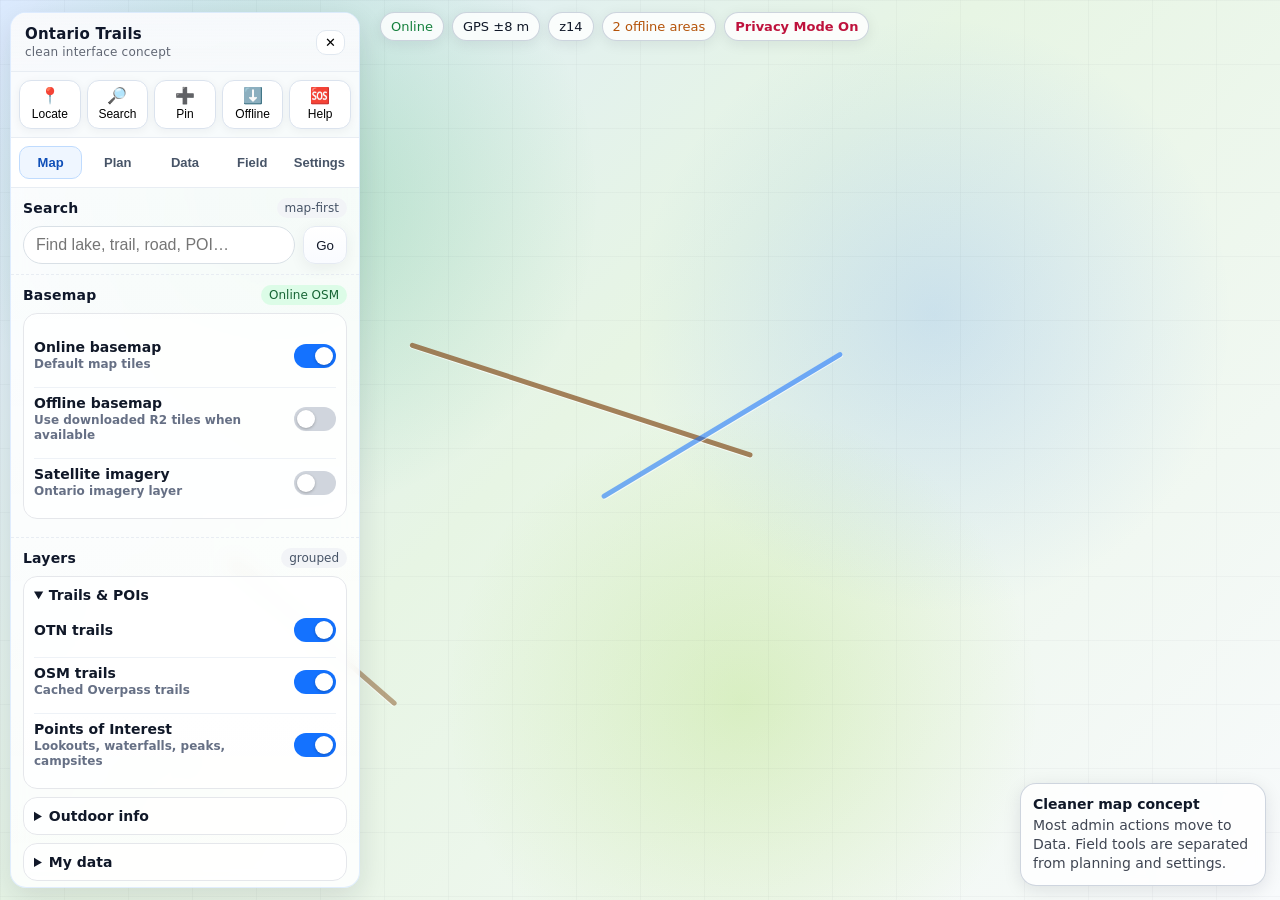
<file: interface-mockup.html>
<!DOCTYPE html>
<html lang="en">
<head>
  <meta charset="utf-8" />
  <title>Ontario Trails — Interface Cleanup Mockup</title>
  <meta name="viewport" content="width=device-width, initial-scale=1, viewport-fit=cover">
  <link rel="stylesheet" href="./app.css" />
  <style>
    :root {
      --accent: #1472ff;
      --good: #15803d;
      --warn: #b45309;
      --danger: #be123c;
      --soft: rgba(255,255,255,.82);
    }

    body {
      font: 14px system-ui, -apple-system, Segoe UI, Roboto, Arial, sans-serif;
      color: var(--ink);
      background: #dbeafe;
      overflow: hidden;
    }

    #mockMap {
      position: absolute;
      inset: 0;
      background:
        radial-gradient(circle at 22% 22%, rgba(22,163,74,.24), transparent 26%),
        radial-gradient(circle at 73% 35%, rgba(59,130,246,.18), transparent 27%),
        radial-gradient(circle at 58% 78%, rgba(132,204,22,.20), transparent 29%),
        linear-gradient(135deg, #dbeafe 0%, #e7f5e4 45%, #f8fafc 100%);
    }

    #mockMap::before {
      content: "";
      position: absolute;
      inset: 0;
      opacity: .35;
      background-image:
        linear-gradient(rgba(15,23,42,.08) 1px, transparent 1px),
        linear-gradient(90deg, rgba(15,23,42,.08) 1px, transparent 1px);
      background-size: 64px 64px;
    }

    .mock-trail {
      position: absolute;
      height: 5px;
      border-radius: 999px;
      background: rgba(139, 90, 43, .75);
      box-shadow: 0 1px 0 rgba(255,255,255,.7);
      transform-origin: left center;
    }
    .t1 { width: 360px; left: 32%; top: 38%; transform: rotate(18deg); }
    .t2 { width: 280px; left: 47%; top: 55%; transform: rotate(-31deg); background: rgba(20,114,255,.55); }
    .t3 { width: 220px; left: 18%; top: 62%; transform: rotate(41deg); background: rgba(139,90,43,.52); }

    .map-chip-row {
      position: absolute;
      left: 380px;
      top: 12px;
      right: 12px;
      z-index: 10;
      display: flex;
      gap: 8px;
      flex-wrap: wrap;
    }

    .status-chip {
      background: var(--soft);
      border: 1px solid rgba(148,163,184,.45);
      border-radius: 999px;
      padding: 6px 10px;
      box-shadow: 0 3px 14px rgba(15,23,42,.08);
      backdrop-filter: blur(4px);
      white-space: nowrap;
      font-size: 13px;
    }

    .status-chip.good { color: var(--good); }
    .status-chip.warn { color: var(--warn); }
    .status-chip.private { color: var(--danger); font-weight: 700; }

    .control-panel.mock {
      transform: none;
      width: 350px;
      max-height: calc(100% - 24px);
      top: 12px;
    }

    .panel-header h2 span {
      display: block;
      font-size: 12px;
      font-weight: 500;
      opacity: .65;
      margin-top: 2px;
    }

    .quick-actions {
      display: grid;
      grid-template-columns: repeat(5, 1fr);
      gap: 6px;
      padding: 8px;
      border-bottom: 1px solid #e8edf3;
      background: rgba(248,250,252,.65);
    }

    .quick-action {
      border: 1px solid #dbe3ee;
      background: #fff;
      border-radius: 12px;
      padding: 7px 4px;
      cursor: pointer;
      text-align: center;
      box-shadow: 0 2px 10px rgba(15,23,42,.05);
      font-size: 12px;
    }

    .quick-action strong {
      display: block;
      font-size: 16px;
      line-height: 1;
      margin-bottom: 3px;
    }

    .mock-tabs {
      display: grid;
      grid-template-columns: repeat(5, 1fr);
      gap: 4px;
      padding: 8px;
      border-bottom: 1px solid #e8edf3;
      position: sticky;
      top: 0;
      z-index: 5;
      background: rgba(255,255,255,.92);
      backdrop-filter: blur(6px);
    }

    .mock-tab-btn {
      border: 1px solid transparent;
      background: transparent;
      border-radius: 10px;
      padding: 8px 4px;
      cursor: pointer;
      color: #475467;
      font-weight: 650;
      font-size: 13px;
    }

    .mock-tab-btn.active {
      background: #eff6ff;
      border-color: #bfdbfe;
      color: #0f4fb8;
    }

    .mock-panel { display: none; }
    .mock-panel.active { display: block; }

    .section-title-row {
      display: flex;
      align-items: center;
      justify-content: space-between;
      gap: 8px;
      margin-bottom: 8px;
    }

    .section-title-row h3 { margin: 0; }

    .pill {
      display: inline-flex;
      align-items: center;
      justify-content: center;
      border-radius: 999px;
      padding: 3px 8px;
      font-size: 12px;
      background: #f2f4f7;
      color: #475467;
      white-space: nowrap;
    }

    .pill.good { background: #dcfce7; color: #166534; }
    .pill.warn { background: #fef3c7; color: #92400e; }
    .pill.pro { background: #eef2ff; color: #3730a3; }
    .pill.private { background: #ffe4e6; color: #9f1239; }

    .setting-card {
      border: 1px solid #e5e7eb;
      background: rgba(255,255,255,.78);
      border-radius: 14px;
      padding: 10px;
      margin: 8px 0;
    }

    .setting-row {
      display: flex;
      align-items: center;
      justify-content: space-between;
      gap: 10px;
      padding: 7px 0;
    }

    .setting-row + .setting-row { border-top: 1px solid #eef2f7; }

    .setting-row label,
    .setting-row .label-block {
      display: block;
      flex: 1 1 auto;
    }

    .setting-row small,
    .setting-help {
      display: block;
      margin-top: 2px;
      color: #667085;
      font-size: 12px;
      line-height: 1.25;
    }

    .toggle-switch {
      width: 42px;
      height: 24px;
      border-radius: 999px;
      background: #d0d5dd;
      position: relative;
      flex: 0 0 auto;
    }
    .toggle-switch::after {
      content: "";
      position: absolute;
      top: 3px;
      left: 3px;
      width: 18px;
      height: 18px;
      background: #fff;
      border-radius: 50%;
      box-shadow: 0 1px 3px rgba(0,0,0,.25);
    }
    .toggle-switch.on { background: #1472ff; }
    .toggle-switch.on::after { left: 21px; }

    .compact-search {
      display: flex;
      gap: 8px;
    }
    .compact-search input {
      flex: 1;
      border: 1px solid #d9e0e6;
      border-radius: 999px;
      padding: 9px 12px;
      font-size: 16px;
    }

    .data-grid {
      display: grid;
      grid-template-columns: 1fr 1fr;
      gap: 8px;
      margin-top: 8px;
    }

    .data-tile {
      border: 1px solid #e5e7eb;
      border-radius: 14px;
      padding: 10px;
      background: #fff;
      box-shadow: 0 2px 10px rgba(15,23,42,.04);
    }
    .data-tile strong {
      display: block;
      font-size: 18px;
      margin-bottom: 2px;
    }
    .data-tile span {
      font-size: 12px;
      color: #667085;
    }

    .large-action {
      width: 100%;
      border: 1px solid #dbe3ee;
      background: #fff;
      border-radius: 14px;
      padding: 10px 12px;
      text-align: left;
      cursor: pointer;
      margin-top: 8px;
      box-shadow: 0 2px 10px rgba(15,23,42,.04);
    }
    .large-action b { display: block; margin-bottom: 3px; }
    .large-action span { color: #667085; font-size: 12px; }
    .large-action.primary { border-color: #bfdbfe; background: #eff6ff; }
    .large-action.danger { border-color: #fecdd3; background: #fff1f2; }

    .field-hero {
      border-radius: 16px;
      padding: 12px;
      background: linear-gradient(135deg, #fff1f2, #ffffff);
      border: 1px solid #fecdd3;
      margin-bottom: 10px;
    }
    .field-hero h3 { margin: 0 0 4px; color: #9f1239; }
    .field-hero .coords { font-size: 22px; font-weight: 750; letter-spacing: -.02em; margin: 8px 0; }

    .two-buttons {
      display: grid;
      grid-template-columns: 1fr 1fr;
      gap: 8px;
      margin-top: 8px;
    }

    .map-legend-card {
      position: absolute;
      right: 14px;
      bottom: 14px;
      width: 220px;
      z-index: 10;
      background: var(--soft);
      border: 1px solid rgba(148,163,184,.45);
      border-radius: 16px;
      padding: 12px;
      box-shadow: 0 4px 18px rgba(15,23,42,.1);
      backdrop-filter: blur(4px);
    }

    @media (max-width: 768px) {
      body { overflow: auto; }
      #mockMap { position: fixed; }
      .control-panel.mock {
        width: auto;
        left: 12px;
        right: 12px;
        top: auto;
        bottom: 12px;
        max-height: 72dvh;
      }
      .map-chip-row { left: 12px; top: 12px; right: 12px; }
      .map-legend-card { display: none; }
      .quick-actions { grid-template-columns: repeat(5, minmax(0,1fr)); }
      .quick-action { font-size: 11px; padding: 7px 2px; }
    }
  </style>
</head>
<body>
  <div id="mockMap" aria-hidden="true">
    <div class="mock-trail t1"></div>
    <div class="mock-trail t2"></div>
    <div class="mock-trail t3"></div>
  </div>

  <div class="map-chip-row">
    <div class="status-chip good">Online</div>
    <div class="status-chip">GPS ±8 m</div>
    <div class="status-chip">z14</div>
    <div class="status-chip warn">2 offline areas</div>
    <div class="status-chip private">Privacy Mode On</div>
  </div>

  <aside class="control-panel mock open" aria-label="Ontario Trails controls mockup">
    <div class="panel-header">
      <h2>Ontario Trails <span>clean interface concept</span></h2>
      <button class="icon-btn" title="Close">✕</button>
    </div>

    <div class="quick-actions" aria-label="Quick actions">
      <button class="quick-action"><strong>📍</strong>Locate</button>
      <button class="quick-action"><strong>🔎</strong>Search</button>
      <button class="quick-action"><strong>➕</strong>Pin</button>
      <button class="quick-action"><strong>⬇️</strong>Offline</button>
      <button class="quick-action"><strong>🆘</strong>Help</button>
    </div>

    <nav class="mock-tabs" aria-label="Main tabs">
      <button class="mock-tab-btn active" data-tab="mapTab">Map</button>
      <button class="mock-tab-btn" data-tab="planTab">Plan</button>
      <button class="mock-tab-btn" data-tab="dataTab">Data</button>
      <button class="mock-tab-btn" data-tab="fieldTab">Field</button>
      <button class="mock-tab-btn" data-tab="settingsTab">Settings</button>
    </nav>

    <section id="mapTab" class="mock-panel active">
      <div class="panel-section">
        <div class="section-title-row"><h3>Search</h3><span class="pill">map-first</span></div>
        <div class="compact-search">
          <input type="search" placeholder="Find lake, trail, road, POI…">
          <button class="btn">Go</button>
        </div>
      </div>

      <div class="panel-section">
        <div class="section-title-row"><h3>Basemap</h3><span class="pill good">Online OSM</span></div>
        <div class="setting-card">
          <div class="setting-row"><div class="label-block">Online basemap<small>Default map tiles</small></div><span class="toggle-switch on"></span></div>
          <div class="setting-row"><div class="label-block">Offline basemap<small>Use downloaded R2 tiles when available</small></div><span class="toggle-switch"></span></div>
          <div class="setting-row"><div class="label-block">Satellite imagery<small>Ontario imagery layer</small></div><span class="toggle-switch"></span></div>
        </div>
      </div>

      <div class="panel-section">
        <div class="section-title-row"><h3>Layers</h3><span class="pill">grouped</span></div>
        <details open class="setting-card">
          <summary><b>Trails & POIs</b></summary>
          <div class="setting-row"><div class="label-block">OTN trails</div><span class="toggle-switch on"></span></div>
          <div class="setting-row"><div class="label-block">OSM trails<small>Cached Overpass trails</small></div><span class="toggle-switch on"></span></div>
          <div class="setting-row"><div class="label-block">Points of Interest<small>Lookouts, waterfalls, peaks, campsites</small></div><span class="toggle-switch on"></span></div>
        </details>
        <details class="setting-card">
          <summary><b>Outdoor info</b></summary>
          <div class="setting-row"><div class="label-block">Contours</div><span class="toggle-switch"></span></div>
          <div class="setting-row"><div class="label-block">Crown land</div><span class="toggle-switch"></span></div>
          <div class="setting-row"><div class="label-block">Stocked lakes</div><span class="toggle-switch"></span></div>
          <div class="setting-row"><div class="label-block">Water access points</div><span class="toggle-switch"></span></div>
        </details>
        <details class="setting-card">
          <summary><b>My data</b></summary>
          <div class="setting-row"><div class="label-block">Pins</div><span class="toggle-switch on"></span></div>
          <div class="setting-row"><div class="label-block">Saved routes</div><span class="toggle-switch"></span></div>
          <div class="setting-row"><div class="label-block">Track line</div><span class="toggle-switch"></span></div>
        </details>
      </div>
    </section>

    <section id="planTab" class="mock-panel">
      <div class="panel-section">
        <div class="section-title-row"><h3>Trip planning</h3><span class="pill pro">Pro-ready</span></div>
        <button class="large-action primary"><b>Plan offline area</b><span>Preview a box, estimate tiles, then download for field use.</span></button>
        <button class="large-action"><b>Add pin at map centre</b><span>Camping, water, viewpoint, hazard, parking, trailhead, other.</span></button>
        <button class="large-action"><b>Start plotting route</b><span>Tap the map to create a simple planned route.</span></button>
      </div>
      <div class="panel-section">
        <div class="section-title-row"><h3>Saved trip items</h3><span class="pill">private</span></div>
        <div class="data-grid">
          <div class="data-tile"><strong>12</strong><span>Pins</span></div>
          <div class="data-tile"><strong>4</strong><span>Routes</span></div>
        </div>
        <button class="large-action"><b>Open route list</b><span>Zoom to, rename, hide, or delete saved routes.</span></button>
      </div>
    </section>

    <section id="dataTab" class="mock-panel">
      <div class="panel-section">
        <div class="section-title-row"><h3>Backup & restore</h3><span class="pill private">privacy-sensitive</span></div>
        <button class="large-action primary"><b>Export all user data</b><span>Pins, routes, tracks, and settings in one JSON backup.</span></button>
        <button class="large-action"><b>Import app backup</b><span>Restore a previous Ontario Trails backup file.</span></button>
      </div>

      <div class="panel-section">
        <div class="section-title-row"><h3>Your data</h3><span class="pill">user-created</span></div>
        <div class="data-grid">
          <div class="data-tile"><strong>12</strong><span>Pins</span></div>
          <div class="data-tile"><strong>4</strong><span>Routes</span></div>
          <div class="data-tile"><strong>2</strong><span>Tracks</span></div>
          <div class="data-tile"><strong>18 KB</strong><span>Settings</span></div>
        </div>
        <div class="two-buttons">
          <button class="btn">Export pins</button>
          <button class="btn">Import pins</button>
          <button class="btn">Export routes</button>
          <button class="btn">Import routes</button>
        </div>
      </div>

      <div class="panel-section">
        <div class="section-title-row"><h3>Downloaded public data</h3><span class="pill warn">cache</span></div>
        <div class="data-grid">
          <div class="data-tile"><strong>342</strong><span>OSM trail segments</span></div>
          <div class="data-tile"><strong>86</strong><span>OSM POIs</span></div>
          <div class="data-tile"><strong>3</strong><span>Offline areas</span></div>
          <div class="data-tile"><strong>126 MB</strong><span>Estimated storage</span></div>
        </div>
        <button class="large-action"><b>Refresh storage estimate</b><span>Check browser/device storage use.</span></button>
        <button class="large-action danger"><b>Clear downloaded public cache</b><span>Does not delete pins, routes, or tracks.</span></button>
      </div>
    </section>

    <section id="fieldTab" class="mock-panel">
      <div class="panel-section">
        <div class="field-hero">
          <h3>Emergency location</h3>
          <div class="muted">Last GPS fix · ±8 m · 10:42 AM</div>
          <div class="coords">45.421532, -75.697189</div>
          <div class="two-buttons">
            <button class="btn">Copy info</button>
            <button class="btn">Open maps</button>
          </div>
        </div>
        <button class="large-action primary"><b>Start tracking</b><span>Record your current route as GPX.</span></button>
        <button class="large-action"><b>Compass</b><span>Enable only when needed to save battery.</span></button>
        <button class="large-action"><b>Keep screen awake</b><span>Useful during navigation, higher battery use.</span></button>
      </div>

      <div class="panel-section">
        <div class="section-title-row"><h3>Field status</h3><span class="pill good">ready</span></div>
        <div class="setting-card">
          <div class="setting-row"><div class="label-block">Offline area nearby<small>2 saved areas intersect current map</small></div><span class="pill good">OK</span></div>
          <div class="setting-row"><div class="label-block">GPS accuracy<small>Last known fix</small></div><span class="pill good">±8 m</span></div>
          <div class="setting-row"><div class="label-block">Compass sensor<small>Disabled to save battery</small></div><span class="pill warn">Off</span></div>
        </div>
      </div>
    </section>

    <section id="settingsTab" class="mock-panel">
      <div class="panel-section">
        <div class="section-title-row"><h3>Privacy</h3><span class="pill private">important</span></div>
        <div class="setting-card">
          <div class="setting-row"><div class="label-block">Privacy Mode<small>Hide pins, saved routes, and personal labels.</small></div><span class="toggle-switch on"></span></div>
          <div class="setting-row"><div class="label-block">Hide coordinates in lists<small>Useful for screenshots or demos.</small></div><span class="toggle-switch on"></span></div>
        </div>
      </div>
      <div class="panel-section">
        <div class="section-title-row"><h3>Automation</h3><span class="pill">preferences</span></div>
        <div class="setting-card">
          <div class="setting-row"><div class="label-block">Auto-load OSM trails after search<small>Refresh visible OSM trails when a result is selected.</small></div><span class="toggle-switch"></span></div>
          <div class="setting-row"><div class="label-block">Auto-refresh POIs on map move<small>Only at z13+ to avoid noise.</small></div><span class="toggle-switch on"></span></div>
          <div class="setting-row"><div class="label-block">Show offline area boxes<small>Display downloaded coverage rectangles.</small></div><span class="toggle-switch on"></span></div>
        </div>
      </div>
      <div class="panel-section">
        <div class="section-title-row"><h3>Advanced</h3><span class="pill warn">careful</span></div>
        <button class="large-action"><b>Layer health</b><span>Check loaded datasets, caches, and service status.</span></button>
        <button class="large-action danger"><b>Reset app settings</b><span>Does not delete user pins or routes unless selected.</span></button>
      </div>
    </section>
  </aside>

  <div class="map-legend-card">
    <b>Cleaner map concept</b>
    <div class="muted" style="margin-top:4px;line-height:1.35">Most admin actions move to Data. Field tools are separated from planning and settings.</div>
  </div>

  <script>
    const buttons = Array.from(document.querySelectorAll('.mock-tab-btn'));
    const panels = Array.from(document.querySelectorAll('.mock-panel'));

    buttons.forEach(btn => {
      btn.addEventListener('click', () => {
        const id = btn.dataset.tab;
        buttons.forEach(b => b.classList.toggle('active', b === btn));
        panels.forEach(p => p.classList.toggle('active', p.id === id));
      });
    });
  </script>
</body>
</html>
</file>
<file: app.css>
/* ========================================================================== */
/* Variables                                                                  */
/* ========================================================================== */
:root{
  --panel-bg: #ffffffcc;
  --panel-border: #e1e8f0;
  --panel-br: 14px;
  --ink: #101828;
  --ink-2:#344054;
}

/* ========================================================================== */
/* Base layout                                                                */
/* ========================================================================== */
html, body { height: 100%; margin: 0; }
#map { position: absolute; inset: 0; }
.leaflet-container { touch-action: pan-x pan-y; }
body.panel-open { overflow: hidden; touch-action: none; }

/* ========================================================================== */
/* Floating toggle                                                            */
/* ========================================================================== */
.control-toggle{
  position: absolute; left: 10px; top: 10px; z-index: 1400;
  padding: 8px 12px; border-radius: 999px; cursor: pointer;
  background: #fff; color: var(--ink);
  border: 1px solid var(--panel-border);
  box-shadow: 0 4px 16px rgba(0,0,0,0.08);
  transition: background .15s ease;
}
.control-toggle:hover { background:#f6f8fb; }

/* ========================================================================== */
/* Control panel                                                              */
/* ========================================================================== */
.control-panel{
  position: absolute; z-index: 1200; left: 10px; top: 54px;
  width: 340px; max-width: 92vw;
  max-height: calc(100% - 64px);
  overflow-y: auto; overflow-x: hidden; box-sizing: border-box;

  /* visual */
  background: linear-gradient(180deg, rgba(255,255,255,0.88), rgba(255,255,255,0.84));
  backdrop-filter: blur(8px);
  border: 1px solid rgba(20,114,255,0.12);
  border-radius: 16px;
  color: var(--ink);
  font: 14px system-ui,-apple-system,Segoe UI,Roboto,Arial,sans-serif;
  box-shadow:
    0 10px 30px rgba(16,24,40,0.12),
    inset 0 1px 0 rgba(255,255,255,0.6);

  /* slide-in */
  transform: translateX(-110%);
  transition: transform 220ms ease;
}
.control-panel.open { transform: translateX(0); }

/* Panel header */
.panel-header{
  display:flex; align-items:center; justify-content:space-between;
  padding: 12px 14px;
  background: linear-gradient(180deg, rgba(246,248,251,0.9), rgba(246,248,251,0.6));
  border-bottom: 1px solid #e8edf3;
}
.panel-header h2{ margin:0; font-size:15px; letter-spacing:.2px; color:#0f172a; }
.icon-btn{
  border: 1px solid var(--panel-border); background:#fff; border-radius:10px;
  padding:4px 8px; cursor:pointer; transition: transform .08s ease, background .15s ease;
}
.icon-btn:hover { background:#eef4ff; }
.icon-btn:active{ transform: scale(.98); }
.icon-btn svg{ display:block; }

/* Sections */
.panel-section{ padding:10px 12px; border-bottom:1px dashed #e8edf3; }
.panel-section:last-child{ border-bottom:none; }
.panel-section h3{ margin:0 0 8px; font-size:14px; color:#0f172a; font-weight:700; letter-spacing:.2px; }

/* Filters */
.filters{ display:grid; gap:6px; max-height:200px; overflow:auto; }
.filters label{ display:flex; gap:8px; align-items:center; }
#filters label{ font-size:15px; line-height:1.4; margin-bottom:2px; gap:6px; }
#filters input[type="checkbox"]{ width:18px; height:18px; accent-color:#1472ff; cursor:pointer; }

/* Rows & controls */
.row{ display:flex; gap:8px; flex-wrap:wrap; margin-top:6px; }
.row input[type="text"], .row select{
  flex:1 1 120px; padding:6px 8px; border:1px solid #dbe2ec; border-radius:10px;
  background:#fff; transition: box-shadow .2s ease, border-color .2s ease;
}
.row input[type="text"]:focus, .row select:focus{
  outline:none; border-color:#bcd3ff; box-shadow:0 0 0 4px rgba(20,114,255,0.15);
}
.btn{
  border:1px solid #e5eaf2; background:linear-gradient(180deg,#fff,#f9fbff);
  color:var(--ink); border-radius:12px; padding:8px 12px; cursor:pointer;
  box-shadow:0 4px 16px rgba(0,0,0,0.06);
  transition: background .2s ease, box-shadow .2s ease, transform .08s ease;
  user-select:none;
}
.btn:hover{ background:#eff5ff; box-shadow:0 3px 14px rgba(20,114,255,0.12); }
.btn:active{ transform: translateY(1px); }
.btn[disabled]{ opacity:.5; cursor:not-allowed; }
.muted{ align-self:center; opacity:.8; }

/* Range slider */
input[type="range"]{
  -webkit-appearance:none; height:4px; border-radius:999px;
  background: linear-gradient(90deg, #1472ff 0%, #9cc6ff 100%);
}
input[type="range"]::-webkit-slider-thumb{
  -webkit-appearance:none; width:16px; height:16px; border-radius:50%;
  background:#fff; border:2px solid #1472ff; box-shadow:0 2px 8px rgba(20,114,255,.35);
}
input[type="range"]::-moz-range-thumb{
  width:16px; height:16px; border-radius:50%;
  background:#fff; border:2px solid #1472ff; box-shadow:0 2px 8px rgba(20,114,255,.35);
}

/* ========================================================================== */
/* Tabs                                                                       */
/* ========================================================================== */
.tabs{
  position: sticky; top: 0; z-index: 1;
  gap:6px; padding:8px 10px 0;
  background: linear-gradient(180deg, rgba(255,255,255,.85), rgba(255,255,255,0));
  backdrop-filter: blur(4px);
  border-bottom:1px solid #eef2f7;
}
.tab-btn{
  position:relative; display:inline-flex; align-items:center; justify-content:center; gap:8px;
  padding:8px 12px 9px; border-radius:12px; cursor:pointer; font-weight:600; letter-spacing:.2px;
  background:#fff; color:#334155; border:1px solid #e5eaf2;
  transition: color .15s ease, box-shadow .15s ease, background .15s ease, transform .08s ease;
}
.tab-btn:hover{ background:#f6f8fb; box-shadow:0 2px 8px rgba(0,0,0,.06); }
.tab-btn:active{ transform: translateY(1px); }
.tab-btn.active{ background:#eef4ff; color:#0b63ff; border-color:#cfe0ff; }
.tab-btn .ico{ width:16px; height:16px; display:inline-block; opacity:.85; }
.tab-panel{ display:none; padding-top:6px; }
.tab-panel.active{ display:block; }

/* ========================================================================== */
/* Search inside panel                                                        */
/* ========================================================================== */
.search-row{ display:flex; gap:8px; align-items:center; }
#searchInput{
  flex:1 1 auto; padding:8px 10px; border:1px solid #dbe2ec; border-radius:10px;
  background:#fff; transition: box-shadow .2s ease, border-color .2s ease;
}
#searchInput:focus{ outline:none; border-color:#bcd3ff; box-shadow:0 0 0 4px rgba(20,114,255,0.15); }
.search-results{
  margin-top:8px; border:1px solid #e5eaf2; border-radius:12px; overflow:hidden; background:#fff;
  max-height: clamp(240px, 60vh, calc(100dvh - 240px));
  overflow: auto; -webkit-overflow-scrolling: touch;
}
.search-results .item{
  padding:10px 12px; border-bottom:1px solid #f1f4f8; cursor:pointer;
  transition: background .15s ease;
}
.search-results .item:hover{ background:#f6faff; }
.search-results .empty{ padding:10px 12px; color:#667085; font-style:italic; }

/* ========================================================================== */
/* Map adornments & popups                                                    */
/* ========================================================================== */
/* Crosshair at map center */
#crosshair{
  position:absolute; top:50%; left:50%; width:0; height:0; z-index:500;
  transform: translate(-50%, -50%); pointer-events:none;
}
#crosshair::before, #crosshair::after{
  content:""; position:absolute; background:#0adede; opacity:.9; border-radius:1px;
}
#crosshair::before{ width:24px; height:2px; left:-12px; top:-1px; }
#crosshair::after { width:2px; height:24px; left:-1px;  top:-12px; }

/* Access popup */
.popup.access-popup{
  font-family: system-ui, sans-serif; font-size:14px; line-height:1.4;
  width:320px; max-width:320px;
}
.popup.access-popup h4{ margin:0 0 .4rem 0; font-size:15px; color:#003366; }
.popup.access-popup strong{ color:#333; }
.popup.access-popup details summary{ cursor:pointer; color:#1472ff; margin-top:.4rem; }
.popup.access-popup .kv{ border-collapse:collapse; width:100%; font-size:12.5px; margin-top:.3rem; }
.popup.access-popup .kv th{ text-align:left; color:#666; padding-right:.4rem; white-space:nowrap; }
.popup.access-popup .kv td, .popup.access-popup .kv th{ padding:2px 0; border:none; }

/* Contour midpoint labels */
.contour-label{
  background: rgba(255,255,255,0.9);
  border: 1px solid #cfcfcf; border-radius:4px; padding:1px 3px;
  font: 10px/1.1 system-ui, -apple-system, Segoe UI, Roboto, Arial;
  color:#333; box-shadow:0 1px 3px rgba(0,0,0,0.08);
  white-space:nowrap; transform: translate(-50%, -50%);
}

/* Legend */
.legend-items{ font-size:12px; margin-bottom:8px; }
.legend-line{ display:inline-block; width:16px; height:3px; vertical-align:middle; margin-right:6px; background:#000; }
.legend-trail{ background:#1472ff; }
.legend-base{ background:#000; opacity:.6; }
.legend-dot{ display:inline-block; width:10px; height:10px; background:#ff00a8; border-radius:50%; vertical-align:middle; margin-right:6px; }

/* Contour legend block */
.contour-legend{
  margin-top:8px; background:rgba(255,255,255,0.95);
  border:1px solid #e5e7eb; border-radius:12px; padding:10px 12px;
  box-shadow: inset 0 1px 0 rgba(255,255,255,.7), 0 2px 10px rgba(0,0,0,0.05);
  font-size:12px;
}
.contour-legend-title{ font-weight:600; color:#0f172a; margin-bottom:6px; }
.contour-ramp{
  height:12px; border-radius:999px; margin:6px 0; border:1px solid #ccc;
  background: linear-gradient(to right,
    #2c7fb8 0%,
    #41b6c4 20%,
    #7fcdbb 40%,
    #a1d99b 50%,
    #fdae61 70%,
    #d95f0e 85%,
    #8c510a 100%);
}
.contour-ticks{
  display:flex; justify-content:space-between; color:#555; font-size:11px; margin-top:2px;
}
.contour-note{
  margin-top:6px; color:#666; background:#f2f7ff; border:1px solid #d7e6ff;
  padding:2px 6px; border-radius:10px;
}

/* CLUPA labels & pane mixing */
.leaflet-pane.clupaPane{ mix-blend-mode:multiply; }
.clupa-label{
  font:12px/1.2 system-ui, -apple-system, Segoe UI, Roboto, sans-serif;
  color:#1b1f23; pointer-events:none;
  text-shadow: 0 0 3px #fff, 0 0 3px #fff, 0 0 6px #fff;
}

/* ========================================================================== */
/* Leaflet control sizing                                                     */
/* ========================================================================== */
.leaflet-control-container .leaflet-control{ font-size:16px; }
.leaflet-control-zoom a{
  width:38px; height:38px; line-height:38px; font-size:16px;
}
.leaflet-top.leaflet-right{ top:max(10px, env(safe-area-inset-top)); right:10px; }

/* Mini compass below top-right zoom control */
.mini-compass-control {
  display: none;
  align-items: center;
  gap: 6px;
  margin-top: 6px;
  padding: 6px 7px;
  background: rgba(255, 255, 255, 0.94);
  border: 1px solid var(--panel-border);
  border-radius: 12px;
  box-shadow: 0 4px 16px rgba(0,0,0,0.10);
  color: var(--ink);
  font: 11px/1.1 system-ui, -apple-system, Segoe UI, Roboto, Arial, sans-serif;
  user-select: none;
}

.mini-compass-dial {
  position: relative;
  width: 28px;
  height: 28px;
  border: 1px solid #d9e0e6;
  border-radius: 50%;
  background: #fff;
}

.mini-compass-needle {
  position: absolute;
  left: 50%;
  top: 50%;
  width: 3px;
  height: 11px;
  background: #ff2d55;
  border-radius: 999px;
  transform-origin: 50% 100%;
  transform: translate(-50%, -100%) rotate(0deg);
}

.mini-compass-needle::after {
  content: "";
  position: absolute;
  left: 50%;
  top: -4px;
  transform: translateX(-50%);
  border-left: 4px solid transparent;
  border-right: 4px solid transparent;
  border-bottom: 6px solid #ff2d55;
}

.mini-compass-n {
  position: absolute;
  left: 50%;
  top: 2px;
  transform: translateX(-50%);
  font-size: 8px;
  font-weight: 800;
  color: #344054;
}

.mini-compass-readout {
  min-width: 34px;
  text-align: right;
}

.mini-compass-heading {
  font-size: 12px;
  font-weight: 800;
  font-variant-numeric: tabular-nums;
}

.mini-compass-direction {
  margin-top: 1px;
  font-size: 10px;
  opacity: 0.75;
}

/* ========================================================================== */
/* Responsive                                                                 */
/* ========================================================================== */
@media (max-width: 768px){
  /* Toggle becomes fixed FAB */
  .control-toggle{
    position: fixed;
    left: 12px;
    top: max(12px, env(safe-area-inset-top));
    padding: 10px 12px; font-size:16px; border-radius:12px;
  }

  /* Panel becomes bottom drawer */
  .control-panel{
    position: fixed;
    left: 12px; right: 12px;
    bottom: max(12px, env(safe-area-inset-bottom));
    top: auto;
    width: auto;
    max-height: 70dvh;
    overflow: auto;
    border-radius: 14px;
    backdrop-filter: blur(6px);
  }

  /* Larger tappable controls and headings */
  .control-panel input,
  .control-panel select,
  .control-panel button,
  .control-panel label{ font-size:16px; line-height:1.25; }
  .control-panel h3{ font-size:17px; margin:10px 0 6px; }

  /* Keep Leaflet controls clear of notches */
  .leaflet-top.leaflet-right{ top: calc(env(safe-area-inset-top) + 10px); right: 10px; }
  .leaflet-top.leaflet-left { top: calc(env(safe-area-inset-top) + 60px); left: 10px; }
}

.custom-pin-icon .pin-emoji {
  font-size: 22px;
  line-height: 24px;
  text-align: center;
  filter: drop-shadow(0 0 2px #0003);
}

.custom-pin-icon {
  transform: translateY(-4px);
}

/* Remove Leaflet's default white background/border from emoji pins */
.leaflet-div-icon.custom-pin-icon {
  background: none !important;
  border: none !important;
  box-shadow: none !important;
}


.pin-list .pin-emoji { display:inline-flex; align-items:center; justify-content:center; width:1.4rem; }

.legend-trail-osm {
  background: #8b5a2b;
}

.panel-header-actions {
  display: flex;
  align-items: center;
  gap: 6px;
}

.utility-tabs {
  border-top: 1px solid #eef2f7;
  background: rgba(246, 248, 251, 0.8);
}

.utility-tabs[hidden] {
  display: none !important;
}

.utility-tab-btn {
  font-size: 13px;
}

.setting-row {
  display: flex;
  align-items: center;
  gap: 8px;
  margin: 8px 0 2px;
  font-weight: 600;
}

.setting-help {
  font-size: 12px;
  line-height: 1.35;
  margin: 2px 0 8px 30px;
}

.status-list {
  display: grid;
  gap: 6px;
  font-size: 13px;
  line-height: 1.35;
}

.status-item {
  display: flex;
  justify-content: space-between;
  gap: 10px;
  border: 1px solid #e8edf3;
  border-radius: 10px;
  padding: 8px 10px;
  background: rgba(255,255,255,0.85);
}

.status-item strong {
  color: #344054;
}

.status-ok {
  color: #087443;
  font-weight: 700;
}

.status-warn {
  color: #b54708;
  font-weight: 700;
}

.status-bad {
  color: #b42318;
  font-weight: 700;
}

.emergency-card {
  display: grid;
  gap: 4px;
  border: 1px solid #e8edf3;
  border-radius: 12px;
  padding: 10px;
  background: rgba(255,255,255,0.9);
}

.emergency-label {
  font-size: 12px;
  color: #667085;
  margin-top: 6px;
}

.emergency-label:first-child {
  margin-top: 0;
}

.emergency-value {
  font-size: 15px;
  font-weight: 700;
  color: #101828;
  font-variant-numeric: tabular-nums;
  word-break: break-word;
}

.compass-wrap {
  display: grid;
  justify-items: center;
  gap: 10px;
}

.compass-dial {
  position: relative;
  width: 180px;
  height: 180px;
  border: 3px solid #344054;
  border-radius: 50%;
  background:
    radial-gradient(circle at center, #fff 0%, #f9fafb 65%, #eef2f7 100%);
  box-shadow: 0 4px 16px rgba(0,0,0,0.08);
}

.compass-needle {
  position: absolute;
  left: 50%;
  top: 50%;
  width: 4px;
  height: 72px;
  transform-origin: 50% 100%;
  transform: translate(-50%, -100%) rotate(0deg);
  background: #e11d48;
  border-radius: 999px;
}

.compass-needle::after {
  content: "";
  position: absolute;
  left: 50%;
  bottom: -8px;
  width: 14px;
  height: 14px;
  transform: translateX(-50%);
  border-radius: 50%;
  background: #344054;
}

.compass-n,
.compass-e,
.compass-s,
.compass-w {
  position: absolute;
  font-weight: 800;
  color: #344054;
}

.compass-n {
  top: 8px;
  left: 50%;
  transform: translateX(-50%);
}

.compass-e {
  right: 10px;
  top: 50%;
  transform: translateY(-50%);
}

.compass-s {
  bottom: 8px;
  left: 50%;
  transform: translateX(-50%);
}

.compass-w {
  left: 10px;
  top: 50%;
  transform: translateY(-50%);
}

.compass-heading {
  font-size: 24px;
  font-weight: 800;
  font-variant-numeric: tabular-nums;
}
#utilityToggleBtn.active,
#searchToggleBtn.active {
  background: #e8f1ff;
  border-color: #1472ff;
  color: #1472ff;
}


/* Mobile: make tab row easier to swipe and prevent clipping */
@media (max-width: 768px) {
  .control-panel.main-tabs-mode #mainTabs,
  .control-panel.utility-tabs-mode #utilityTabs {
    max-width: 100%;
    overscroll-behavior-x: contain;
  }

  .tab-btn {
    padding: 8px 10px;
  }
}


/* ==========================================================================
   Downloaded offline area boxes and labels
   ========================================================================== */

.offline-area-box {
  stroke: #1472ff;
  stroke-width: 2;
  stroke-dasharray: 8 6;
  fill: #1472ff;
  fill-opacity: 0.08;
}

/* Leaflet wrapper for downloaded-area labels */
.leaflet-div-icon.offline-area-label-icon {
  background: transparent !important;
  border: none !important;
  box-shadow: none !important;
  overflow: visible !important;
  pointer-events: none !important;
}

/* Actual visible label */
.offline-area-label {
  display: block;
  box-sizing: border-box;

  width: 160px;
  max-width: 160px;
  overflow: hidden;
  text-overflow: ellipsis;
  white-space: nowrap;

  background: rgba(20, 114, 255, 0.94);
  color: #fff;
  border: 1px solid rgba(255,255,255,0.75);
  border-radius: 999px;
  padding: 4px 9px;

  font-family: system-ui, -apple-system, BlinkMacSystemFont, "Segoe UI", Roboto, Arial, sans-serif;
  font-size: 12px;
  line-height: 1.2;
  font-weight: 700;
  text-align: center;

  box-shadow: 0 2px 8px rgba(0,0,0,0.22);
  text-shadow: 0 1px 1px rgba(0,0,0,0.25);
  pointer-events: none !important;
}

@media (max-width: 768px) {
  .offline-area-label {
    width: 130px;
    max-width: 130px;
    font-size: 11px;
    padding: 4px 8px;
  }

  .leaflet-div-icon.offline-area-label-icon {
    width: 130px !important;
    height: 24px !important;
  }
}

/* ==========================================================================
   Mobile-safe forced tab visibility
   JS is the source of truth; this is only the fallback.
   ========================================================================== */

#mainTabs[hidden],
#utilityTabs[hidden],
.tab-panel[hidden] {
  display: none !important;
}

.control-panel.main-tabs-mode #mainTabs {
  display: flex !important;
}

.control-panel.main-tabs-mode #utilityTabs {
  display: none !important;
}

.control-panel.utility-tabs-mode #utilityTabs {
  display: flex !important;
}

.control-panel.utility-tabs-mode #mainTabs {
  display: none !important;
}

.control-panel.search-tabs-mode #mainTabs,
.control-panel.search-tabs-mode #utilityTabs {
  display: none !important;
}

#mainTabs,
#utilityTabs {
  flex-wrap: nowrap;
  overflow-x: auto;
  overflow-y: hidden;
  -webkit-overflow-scrolling: touch;
}

.tab-panel {
  display: none !important;
}

.tab-panel.active {
  display: block !important;
}

.tab-btn {
  flex: 0 0 auto;
  white-space: nowrap;
}
.emergency-location-popup {
  max-width: 280px;
}

.emergency-location-popup a {
  font-weight: 600;
}

.emergency-location-popup div {
  line-height: 1.35;
}
/* Ensure emergency popup is in front of control panel*/
.leaflet-popup-pane {
  z-index: 1500;
}
.leaflet-control-scale {
  display: flex;
  align-items: center;
  gap: 6px;
}

.leaflet-control-scale-line {
  margin: 0 !important;
}

.scale-zoom-label {
  display: inline-flex;
  align-items: center;
  justify-content: center;

  height: 18px;
  padding: 0 7px;
  border-radius: 999px;

  background: rgba(255,255,255,0.92);
  border: 1px solid rgba(0,0,0,0.18);
  color: #101828;

  font: 11px/1 system-ui, -apple-system, Segoe UI, Roboto, Arial, sans-serif;
  font-weight: 700;
  white-space: nowrap;

  box-shadow: 0 1px 4px rgba(0,0,0,0.12);
}
/* ==========================================================================
   Saved plotted routes list
   ========================================================================== */

.route-list-wrap {
  display: grid;
  gap: 6px;
}

.route-item {
  display: flex;
  align-items: center;
  gap: 0.6rem;
  padding: 0.5rem 0;
  border-bottom: 1px solid #eef2f7;
}

.route-main {
  flex: 1 1 auto;
  cursor: pointer;
  min-width: 0;
}

.route-title {
  font-weight: 700;
  line-height: 1.2;
  color: #101828;
  overflow: hidden;
  text-overflow: ellipsis;
  white-space: nowrap;
}

.route-meta {
  font-size: 0.85rem;
  opacity: 0.75;
  margin-top: 2px;
}

.route-del {
  border: 1px solid #e11d48;
  border-radius: 8px;
  padding: 0.3rem 0.55rem;
  background: #fff;
  color: #e11d48;
  cursor: pointer;
}

.route-del:hover {
  background: #fff1f2;
}
/* Force hidden controls to stay hidden, even if another class sets display:flex */
[hidden] {
  display: none !important;
}
.pin-popup-actions {
  display: grid;
  gap: 6px;
}

.pin-popup-actions button {
  width: 100%;
  border-radius: 8px;
  padding: 7px 10px;
  background: #fff;
  cursor: pointer;
  font: inherit;
}

.pin-share-inline {
  border: 1px solid #1472ff;
  color: #1472ff;
}

.pin-share-inline:hover {
  background: #eef4ff;
}

.pin-del-inline {
  border: 1px solid #c33;
  color: #c33;
}

.pin-del-inline:hover {
  background: #fff1f2;
}
/* OSM Points of Interest — subtle map icons */
.osm-poi-icon {
  background: transparent;
  border: none;
}

.osm-poi-badge {
  width: 22px;
  height: 22px;
  border-radius: 999px;
  background: transparent;
  border: none;
  box-shadow: none;
  display: flex;
  align-items: center;
  justify-content: center;
  font: 17px/1 system-ui, -apple-system, Segoe UI, Roboto, sans-serif;
  filter: drop-shadow(0 1px 2px rgba(255,255,255,0.95))
          drop-shadow(0 1px 2px rgba(0,0,0,0.45));
}
</file>
